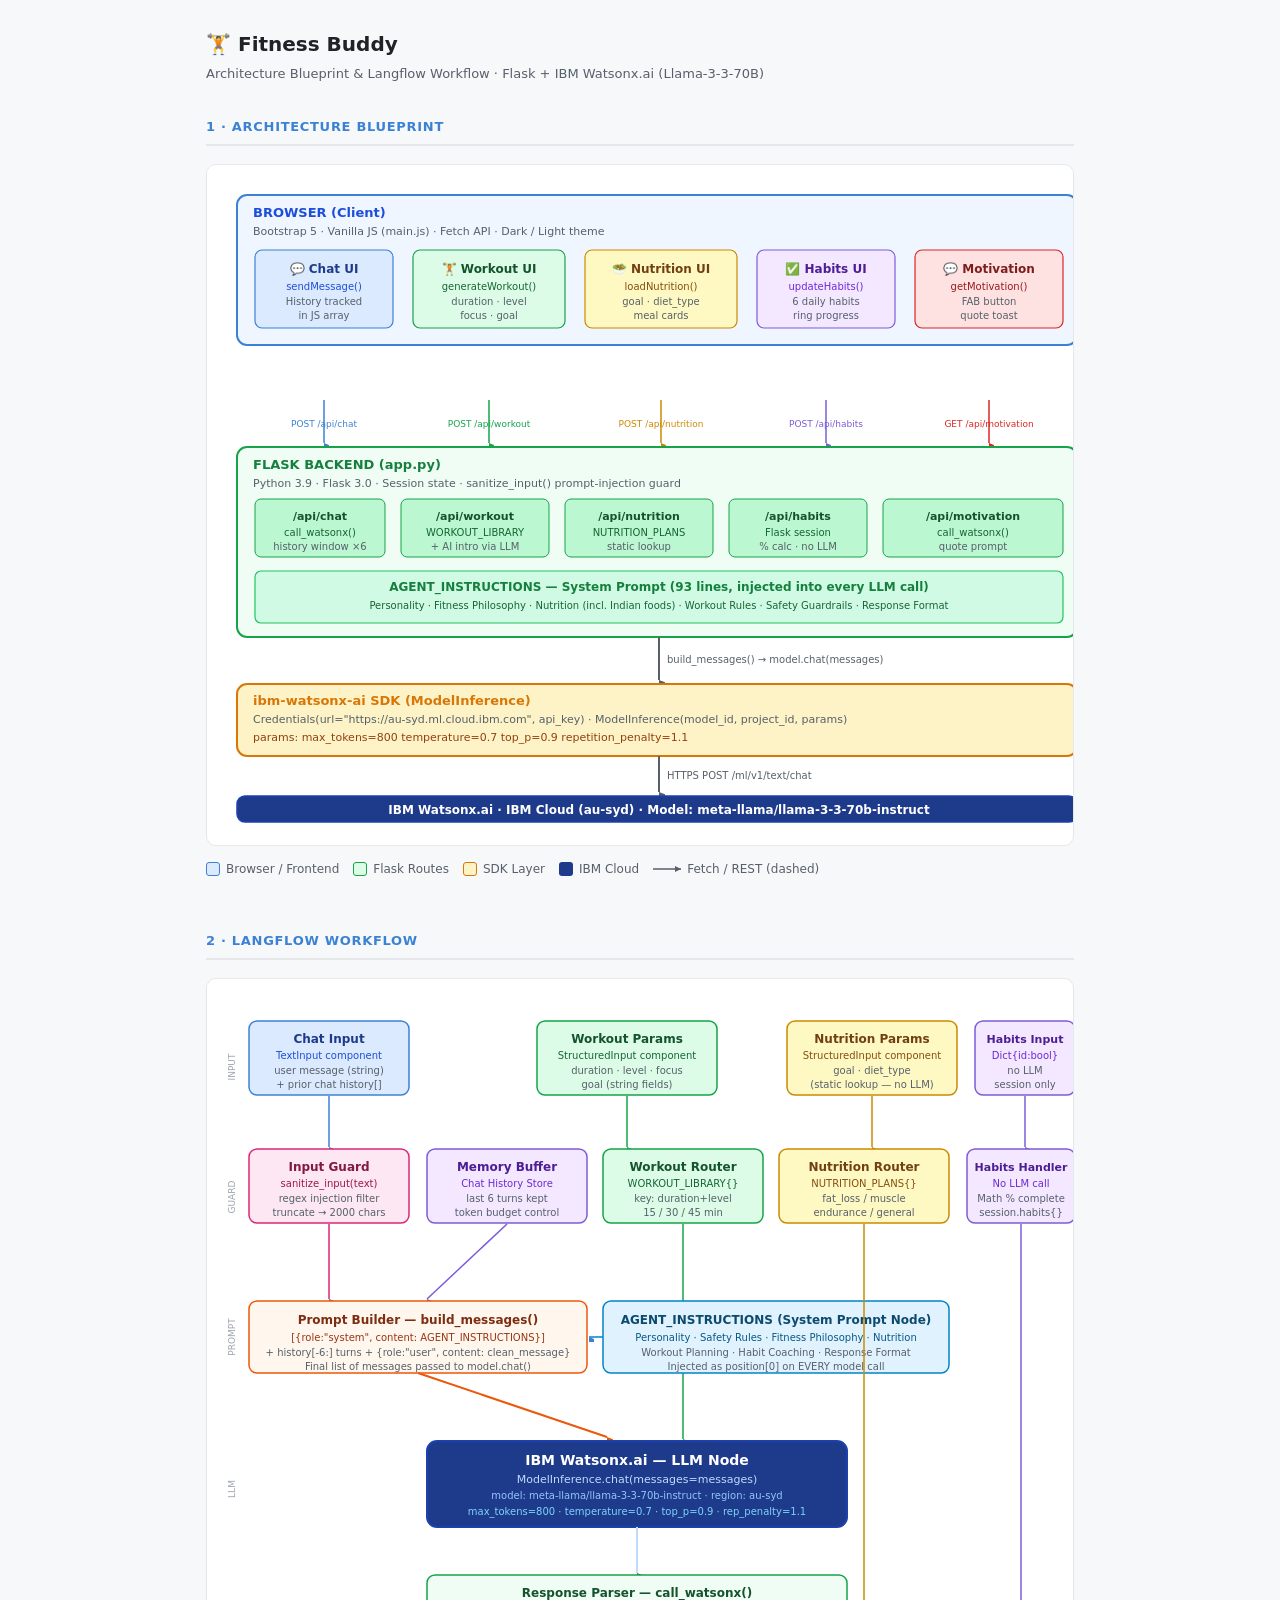
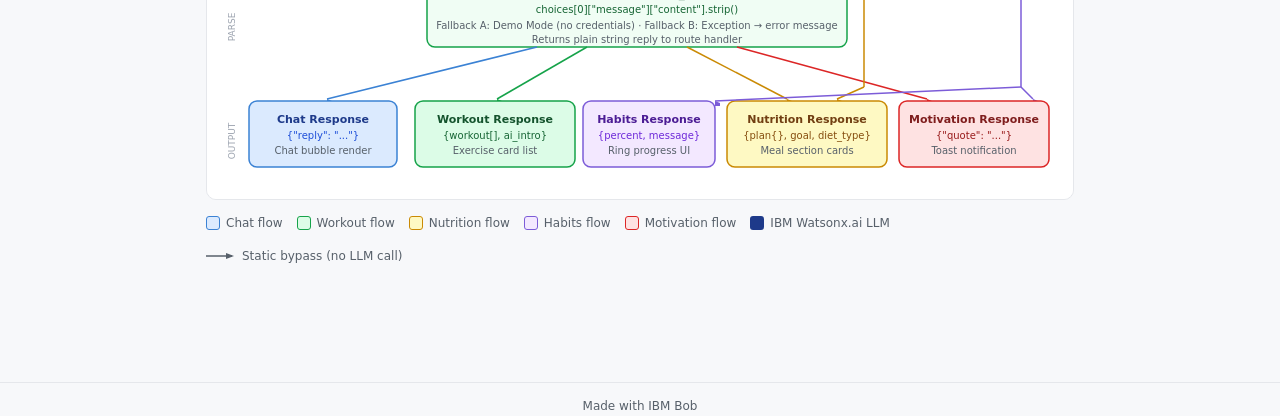
<file: fitness-buddy-architecture-blueprint-langflow-workflow.html>
<html lang="en">
<head>
<meta charset="UTF-8" />
<meta name="viewport" content="width=device-width, initial-scale=1.0" />
<title>Fitness Buddy Diagrams</title>
<style>
  *, *::before, *::after { box-sizing: border-box; margin: 0; padding: 0; }
  body {
    font-family: -apple-system, "Segoe UI", system-ui, sans-serif;
    font-size: 14px;
    line-height: 1.6;
    background: #f7f8fa;
    color: #1f2328;
  }
  .page { max-width: 900px; margin: 0 auto; padding: 28px 16px 56px; }
  h1 { font-size: 20px; font-weight: 700; margin-bottom: 4px; }
  .subtitle { color: #57606a; font-size: 13px; margin-bottom: 32px; }
  .section { margin-bottom: 52px; }
  .section-title {
    font-size: 13px; font-weight: 700; text-transform: uppercase;
    letter-spacing: .7px; color: #3b82d4;
    border-bottom: 2px solid #e5e7eb;
    padding-bottom: 6px; margin-bottom: 18px;
  }
  .card {
    background: #fff;
    border: 1px solid #e5e7eb;
    border-radius: 10px;
    padding: 20px;
    overflow-x: auto;
  }
  .legend {
    display: flex; flex-wrap: wrap; gap: 14px;
    margin-top: 14px; font-size: 12px; color: #57606a;
  }
  .legend-item { display: flex; align-items: center; gap: 6px; }
  .swatch { width: 14px; height: 14px; border-radius: 3px; flex-shrink: 0; }
  footer {
    text-align: center; font-size: 12px; color: #57606a;
    border-top: 1px solid #e5e7eb; padding-top: 14px; margin-top: 8px;
  }
</style>
</head>
<body>
<div class="page">
  <h1>🏋️ Fitness Buddy</h1>
  <p class="subtitle">Architecture Blueprint &amp; Langflow Workflow · Flask + IBM Watsonx.ai (Llama-3-3-70B)</p>

  
  <div class="section">
    <div class="section-title">1 · Architecture Blueprint</div>
    <div class="card">
      <svg width="860" height="640" xmlns="http://www.w3.org/2000/svg" font-family="-apple-system,'Segoe UI',system-ui,sans-serif">
        <defs>
          <marker id="a1">
            <path d="M0,0 L0,6 L8,3z" fill="#57606a"></path>
          </marker>
          <marker id="a-blue">
            <path d="M0,0 L0,6 L8,3z" fill="#3b82d4"></path>
          </marker>
          <marker id="a-green">
            <path d="M0,0 L0,6 L8,3z" fill="#16a34a"></path>
          </marker>
          <marker id="a-gold">
            <path d="M0,0 L0,6 L8,3z" fill="#ca8a04"></path>
          </marker>
          <marker id="a-pur">
            <path d="M0,0 L0,6 L8,3z" fill="#7c5cd8"></path>
          </marker>
          <marker id="a-red">
            <path d="M0,0 L0,6 L8,3z" fill="#dc2626"></path>
          </marker>
        </defs>

        
        <rect x="10" y="10" width="840" height="150" rx="10" fill="#eff6ff" stroke="#3b82d4" stroke-width="2"></rect>
        <text x="26" y="32" font-size="13" font-weight="700" fill="#1d4ed8">BROWSER  (Client)</text>
        <text x="26" y="50" font-size="11" fill="#57606a">Bootstrap 5 · Vanilla JS (main.js) · Fetch API · Dark / Light theme</text>

        
        <rect x="28" y="65" width="138" height="78" rx="7" fill="#dbeafe" stroke="#3b82d4" stroke-width="1.2"></rect>
        <text x="97" y="88" font-size="12" font-weight="700" fill="#1e3a8a" text-anchor="middle">💬 Chat UI</text>
        <text x="97" y="105" font-size="10" fill="#1d4ed8" text-anchor="middle">sendMessage()</text>
        <text x="97" y="120" font-size="10" fill="#57606a" text-anchor="middle">History tracked</text>
        <text x="97" y="134" font-size="10" fill="#57606a" text-anchor="middle">in JS array</text>

        
        <rect x="186" y="65" width="152" height="78" rx="7" fill="#dcfce7" stroke="#16a34a" stroke-width="1.2"></rect>
        <text x="262" y="88" font-size="12" font-weight="700" fill="#14532d" text-anchor="middle">🏋️ Workout UI</text>
        <text x="262" y="105" font-size="10" fill="#166534" text-anchor="middle">generateWorkout()</text>
        <text x="262" y="120" font-size="10" fill="#57606a" text-anchor="middle">duration · level</text>
        <text x="262" y="134" font-size="10" fill="#57606a" text-anchor="middle">focus · goal</text>

        
        <rect x="358" y="65" width="152" height="78" rx="7" fill="#fef9c3" stroke="#ca8a04" stroke-width="1.2"></rect>
        <text x="434" y="88" font-size="12" font-weight="700" fill="#713f12" text-anchor="middle">🥗 Nutrition UI</text>
        <text x="434" y="105" font-size="10" fill="#854d0e" text-anchor="middle">loadNutrition()</text>
        <text x="434" y="120" font-size="10" fill="#57606a" text-anchor="middle">goal · diet_type</text>
        <text x="434" y="134" font-size="10" fill="#57606a" text-anchor="middle">meal cards</text>

        
        <rect x="530" y="65" width="138" height="78" rx="7" fill="#f3e8ff" stroke="#7c5cd8" stroke-width="1.2"></rect>
        <text x="599" y="88" font-size="12" font-weight="700" fill="#4c1d95" text-anchor="middle">✅ Habits UI</text>
        <text x="599" y="105" font-size="10" fill="#6d28d9" text-anchor="middle">updateHabits()</text>
        <text x="599" y="120" font-size="10" fill="#57606a" text-anchor="middle">6 daily habits</text>
        <text x="599" y="134" font-size="10" fill="#57606a" text-anchor="middle">ring progress</text>

        
        <rect x="688" y="65" width="148" height="78" rx="7" fill="#fee2e2" stroke="#dc2626" stroke-width="1.2"></rect>
        <text x="762" y="88" font-size="12" font-weight="700" fill="#7f1d1d" text-anchor="middle">💬 Motivation</text>
        <text x="762" y="105" font-size="10" fill="#991b1b" text-anchor="middle">getMotivation()</text>
        <text x="762" y="120" font-size="10" fill="#57606a" text-anchor="middle">FAB button</text>
        <text x="762" y="134" font-size="10" fill="#57606a" text-anchor="middle">quote toast</text>

        
        <line x1="97" y1="215" x2="97" y2="258" stroke="#3b82d4" stroke-width="1.5" marker-end="url(#a-blue)"></line>
        <line x1="262" y1="215" x2="262" y2="258" stroke="#16a34a" stroke-width="1.5" marker-end="url(#a-green)"></line>
        <line x1="434" y1="215" x2="434" y2="258" stroke="#ca8a04" stroke-width="1.5" marker-end="url(#a-gold)"></line>
        <line x1="599" y1="215" x2="599" y2="258" stroke="#7c5cd8" stroke-width="1.5" marker-end="url(#a-pur)"></line>
        <line x1="762" y1="215" x2="762" y2="258" stroke="#dc2626" stroke-width="1.5" marker-end="url(#a-red)"></line>

        <text x="97" y="242" font-size="9" fill="#3b82d4" text-anchor="middle">POST /api/chat</text>
        <text x="262" y="242" font-size="9" fill="#16a34a" text-anchor="middle">POST /api/workout</text>
        <text x="434" y="242" font-size="9" fill="#ca8a04" text-anchor="middle">POST /api/nutrition</text>
        <text x="599" y="242" font-size="9" fill="#7c5cd8" text-anchor="middle">POST /api/habits</text>
        <text x="762" y="242" font-size="9" fill="#dc2626" text-anchor="middle">GET /api/motivation</text>

        
        <rect x="10" y="262" width="840" height="190" rx="10" fill="#f0fdf4" stroke="#16a34a" stroke-width="2"></rect>
        <text x="26" y="284" font-size="13" font-weight="700" fill="#15803d">FLASK BACKEND  (app.py)</text>
        <text x="26" y="302" font-size="11" fill="#57606a">Python 3.9 · Flask 3.0 · Session state · sanitize_input() prompt-injection guard</text>

        
        <rect x="28" y="314" width="130" height="58" rx="6" fill="#bbf7d0" stroke="#16a34a" stroke-width="1"></rect>
        <text x="93" y="335" font-size="11" font-weight="700" fill="#14532d" text-anchor="middle">/api/chat</text>
        <text x="93" y="351" font-size="10" fill="#166534" text-anchor="middle">call_watsonx()</text>
        <text x="93" y="365" font-size="10" fill="#57606a" text-anchor="middle">history window ×6</text>

        <rect x="174" y="314" width="148" height="58" rx="6" fill="#bbf7d0" stroke="#16a34a" stroke-width="1"></rect>
        <text x="248" y="335" font-size="11" font-weight="700" fill="#14532d" text-anchor="middle">/api/workout</text>
        <text x="248" y="351" font-size="10" fill="#166534" text-anchor="middle">WORKOUT_LIBRARY</text>
        <text x="248" y="365" font-size="10" fill="#57606a" text-anchor="middle">+ AI intro via LLM</text>

        <rect x="338" y="314" width="148" height="58" rx="6" fill="#bbf7d0" stroke="#16a34a" stroke-width="1"></rect>
        <text x="412" y="335" font-size="11" font-weight="700" fill="#14532d" text-anchor="middle">/api/nutrition</text>
        <text x="412" y="351" font-size="10" fill="#166534" text-anchor="middle">NUTRITION_PLANS</text>
        <text x="412" y="365" font-size="10" fill="#57606a" text-anchor="middle">static lookup</text>

        <rect x="502" y="314" width="138" height="58" rx="6" fill="#bbf7d0" stroke="#16a34a" stroke-width="1"></rect>
        <text x="571" y="335" font-size="11" font-weight="700" fill="#14532d" text-anchor="middle">/api/habits</text>
        <text x="571" y="351" font-size="10" fill="#166534" text-anchor="middle">Flask session</text>
        <text x="571" y="365" font-size="10" fill="#57606a" text-anchor="middle">% calc · no LLM</text>

        <rect x="656" y="314" width="180" height="58" rx="6" fill="#bbf7d0" stroke="#16a34a" stroke-width="1"></rect>
        <text x="746" y="335" font-size="11" font-weight="700" fill="#14532d" text-anchor="middle">/api/motivation</text>
        <text x="746" y="351" font-size="10" fill="#166534" text-anchor="middle">call_watsonx()</text>
        <text x="746" y="365" font-size="10" fill="#57606a" text-anchor="middle">quote prompt</text>

        
        <rect x="28" y="386" width="808" height="52" rx="6" fill="#d1fae5" stroke="#22c55e" stroke-width="1.2"></rect>
        <text x="432" y="406" font-size="12" font-weight="700" fill="#15803d" text-anchor="middle">AGENT_INSTRUCTIONS — System Prompt (93 lines, injected into every LLM call)</text>
        <text x="432" y="424" font-size="10" fill="#166534" text-anchor="middle">Personality · Fitness Philosophy · Nutrition (incl. Indian foods) · Workout Rules · Safety Guardrails · Response Format</text>

        
        <line x1="432" y1="452" x2="432" y2="495" stroke="#57606a" stroke-width="2" marker-end="url(#a1)"></line>
        <text x="440" y="478" font-size="10" fill="#57606a">build_messages() → model.chat(messages)</text>

        
        <rect x="10" y="499" width="840" height="72" rx="10" fill="#fef3c7" stroke="#d97706" stroke-width="2"></rect>
        <text x="26" y="520" font-size="13" font-weight="700" fill="#d97706">ibm-watsonx-ai SDK  (ModelInference)</text>
        <text x="26" y="538" font-size="11" fill="#57606a">Credentials(url="https://au-syd.ml.cloud.ibm.com", api_key)  ·  ModelInference(model_id, project_id, params)</text>
        <text x="26" y="556" font-size="11" fill="#92400e">params: max_tokens=800  temperature=0.7  top_p=0.9  repetition_penalty=1.1</text>

        
        <line x1="432" y1="571" x2="432" y2="607" stroke="#57606a" stroke-width="2" marker-end="url(#a1)"></line>
        <text x="440" y="594" font-size="10" fill="#57606a">HTTPS  POST /ml/v1/text/chat</text>

        
        <rect x="10" y="611" width="840" height="26" rx="8" fill="#1e3a8a" stroke="#1e40af" stroke-width="1.5"></rect>
        <text x="432" y="629" font-size="12" font-weight="700" fill="#ffffff" text-anchor="middle">IBM Watsonx.ai  ·  IBM Cloud (au-syd)  ·  Model: meta-llama/llama-3-3-70b-instruct</text>
      </svg>
    </div>

    <div class="legend">
      <div class="legend-item"><div class="swatch" style="background:#dbeafe;border:1px solid #3b82d4"></div>Browser / Frontend</div>
      <div class="legend-item"><div class="swatch" style="background:#dcfce7;border:1px solid #16a34a"></div>Flask Routes</div>
      <div class="legend-item"><div class="swatch" style="background:#fef3c7;border:1px solid #d97706"></div>SDK Layer</div>
      <div class="legend-item"><div class="swatch" style="background:#1e3a8a"></div>IBM Cloud</div>
      <div class="legend-item">
        <svg width="28" height="12" style="flex-shrink:0"><line x1="0" y1="6" x2="28" y2="6" stroke="#57606a" stroke-width="1.5"></line><polygon points="22,3 28,6 22,9" fill="#57606a"></polygon></svg>
        Fetch / REST (dashed)
      </div>
    </div>
  </div>


  
  <div class="section">
    <div class="section-title">2 · Langflow Workflow</div>
    <div class="card">
      <svg width="860" height="780" xmlns="http://www.w3.org/2000/svg" font-family="-apple-system,'Segoe UI',system-ui,sans-serif">
        <defs>
          <marker id="lf1"><path d="M0,0 L0,6 L8,3z" fill="#57606a"></path></marker>
          <marker id="lf-b"><path d="M0,0 L0,6 L8,3z" fill="#3b82d4"></path></marker>
          <marker id="lf-g"><path d="M0,0 L0,6 L8,3z" fill="#16a34a"></path></marker>
          <marker id="lf-o"><path d="M0,0 L0,6 L8,3z" fill="#ca8a04"></path></marker>
          <marker id="lf-pu"><path d="M0,0 L0,6 L8,3z" fill="#7c5cd8"></path></marker>
          <marker id="lf-r"><path d="M0,0 L0,6 L8,3z" fill="#dc2626"></path></marker>
          <marker id="lf-or"><path d="M0,0 L0,6 L8,3z" fill="#ea580c"></path></marker>
        </defs>

        
        <text x="8" y="68" font-size="9" fill="#9ca3af" text-anchor="middle" transform="rotate(-90,8,68)">INPUT</text>
        <text x="8" y="198" font-size="9" fill="#9ca3af" text-anchor="middle" transform="rotate(-90,8,198)">GUARD</text>
        <text x="8" y="338" font-size="9" fill="#9ca3af" text-anchor="middle" transform="rotate(-90,8,338)">PROMPT</text>
        <text x="8" y="490" font-size="9" fill="#9ca3af" text-anchor="middle" transform="rotate(-90,8,490)">LLM</text>
        <text x="8" y="628" font-size="9" fill="#9ca3af" text-anchor="middle" transform="rotate(-90,8,628)">PARSE</text>
        <text x="8" y="742" font-size="9" fill="#9ca3af" text-anchor="middle" transform="rotate(-90,8,742)">OUTPUT</text>

        
        
        <rect x="22" y="22" width="160" height="74" rx="8" fill="#dbeafe" stroke="#3b82d4" stroke-width="1.5"></rect>
        <text x="102" y="44" font-size="12" font-weight="700" fill="#1e3a8a" text-anchor="middle">Chat Input</text>
        <text x="102" y="60" font-size="10" fill="#1d4ed8" text-anchor="middle">TextInput component</text>
        <text x="102" y="75" font-size="10" fill="#57606a" text-anchor="middle">user message (string)</text>
        <text x="102" y="89" font-size="10" fill="#57606a" text-anchor="middle">+ prior chat history[]</text>

        
        <rect x="310" y="22" width="180" height="74" rx="8" fill="#dcfce7" stroke="#16a34a" stroke-width="1.5"></rect>
        <text x="400" y="44" font-size="12" font-weight="700" fill="#14532d" text-anchor="middle">Workout Params</text>
        <text x="400" y="60" font-size="10" fill="#166534" text-anchor="middle">StructuredInput component</text>
        <text x="400" y="75" font-size="10" fill="#57606a" text-anchor="middle">duration · level · focus</text>
        <text x="400" y="89" font-size="10" fill="#57606a" text-anchor="middle">goal (string fields)</text>

        
        <rect x="560" y="22" width="170" height="74" rx="8" fill="#fef9c3" stroke="#ca8a04" stroke-width="1.5"></rect>
        <text x="645" y="44" font-size="12" font-weight="700" fill="#713f12" text-anchor="middle">Nutrition Params</text>
        <text x="645" y="60" font-size="10" fill="#854d0e" text-anchor="middle">StructuredInput component</text>
        <text x="645" y="75" font-size="10" fill="#57606a" text-anchor="middle">goal · diet_type</text>
        <text x="645" y="89" font-size="10" fill="#57606a" text-anchor="middle">(static lookup — no LLM)</text>

        
        <rect x="748" y="22" width="100" height="74" rx="8" fill="#f3e8ff" stroke="#7c5cd8" stroke-width="1.5"></rect>
        <text x="798" y="44" font-size="11" font-weight="700" fill="#4c1d95" text-anchor="middle">Habits Input</text>
        <text x="798" y="60" font-size="10" fill="#6d28d9" text-anchor="middle">Dict{id:bool}</text>
        <text x="798" y="75" font-size="10" fill="#57606a" text-anchor="middle">no LLM</text>
        <text x="798" y="89" font-size="10" fill="#57606a" text-anchor="middle">session only</text>

        
        <line x1="102" y1="97" x2="102" y2="148" stroke="#3b82d4" stroke-width="1.5" marker-end="url(#lf-b)"></line>
        <line x1="400" y1="97" x2="400" y2="148" stroke="#16a34a" stroke-width="1.5" marker-end="url(#lf-g)"></line>
        <line x1="645" y1="97" x2="645" y2="148" stroke="#ca8a04" stroke-width="1.5" marker-end="url(#lf-o)"></line>
        <line x1="798" y1="97" x2="798" y2="148" stroke="#7c5cd8" stroke-width="1.5" marker-end="url(#lf-pu)"></line>

        
        
        <rect x="22" y="150" width="160" height="74" rx="8" fill="#fce7f3" stroke="#db2777" stroke-width="1.5"></rect>
        <text x="102" y="172" font-size="12" font-weight="700" fill="#831843" text-anchor="middle">Input Guard</text>
        <text x="102" y="188" font-size="10" fill="#9d174d" text-anchor="middle">sanitize_input(text)</text>
        <text x="102" y="203" font-size="10" fill="#57606a" text-anchor="middle">regex injection filter</text>
        <text x="102" y="217" font-size="10" fill="#57606a" text-anchor="middle">truncate → 2000 chars</text>

        
        <rect x="200" y="150" width="160" height="74" rx="8" fill="#f3e8ff" stroke="#7c5cd8" stroke-width="1.5"></rect>
        <text x="280" y="172" font-size="12" font-weight="700" fill="#4c1d95" text-anchor="middle">Memory Buffer</text>
        <text x="280" y="188" font-size="10" fill="#6d28d9" text-anchor="middle">Chat History Store</text>
        <text x="280" y="203" font-size="10" fill="#57606a" text-anchor="middle">last 6 turns kept</text>
        <text x="280" y="217" font-size="10" fill="#57606a" text-anchor="middle">token budget control</text>

        
        <rect x="376" y="150" width="160" height="74" rx="8" fill="#dcfce7" stroke="#16a34a" stroke-width="1.5"></rect>
        <text x="456" y="172" font-size="12" font-weight="700" fill="#14532d" text-anchor="middle">Workout Router</text>
        <text x="456" y="188" font-size="10" fill="#166534" text-anchor="middle">WORKOUT_LIBRARY{}</text>
        <text x="456" y="203" font-size="10" fill="#57606a" text-anchor="middle">key: duration+level</text>
        <text x="456" y="217" font-size="10" fill="#57606a" text-anchor="middle">15 / 30 / 45 min</text>

        
        <rect x="552" y="150" width="170" height="74" rx="8" fill="#fef9c3" stroke="#ca8a04" stroke-width="1.5"></rect>
        <text x="637" y="172" font-size="12" font-weight="700" fill="#713f12" text-anchor="middle">Nutrition Router</text>
        <text x="637" y="188" font-size="10" fill="#854d0e" text-anchor="middle">NUTRITION_PLANS{}</text>
        <text x="637" y="203" font-size="10" fill="#57606a" text-anchor="middle">fat_loss / muscle</text>
        <text x="637" y="217" font-size="10" fill="#57606a" text-anchor="middle">endurance / general</text>

        
        <rect x="740" y="150" width="108" height="74" rx="8" fill="#f3e8ff" stroke="#7c5cd8" stroke-width="1.5"></rect>
        <text x="794" y="172" font-size="11" font-weight="700" fill="#4c1d95" text-anchor="middle">Habits Handler</text>
        <text x="794" y="188" font-size="10" fill="#6d28d9" text-anchor="middle">No LLM call</text>
        <text x="794" y="203" font-size="10" fill="#57606a" text-anchor="middle">Math % complete</text>
        <text x="794" y="217" font-size="10" fill="#57606a" text-anchor="middle">session.habits{}</text>

        
        <line x1="102" y1="225" x2="102" y2="300" stroke="#db2777" stroke-width="1.5" marker-end="url(#lf1)"></line>
        <line x1="280" y1="225" x2="200" y2="300" stroke="#7c5cd8" stroke-width="1.5" marker-end="url(#lf-pu)"></line>
        
        <line x1="456" y1="225" x2="456" y2="440" stroke="#16a34a" stroke-width="1.5" marker-end="url(#lf-g)"></line>

        
        
        <rect x="22" y="302" width="338" height="72" rx="8" fill="#fff7ed" stroke="#ea580c" stroke-width="1.5"></rect>
        <text x="191" y="325" font-size="12" font-weight="700" fill="#7c2d12" text-anchor="middle">Prompt Builder  — build_messages()</text>
        <text x="191" y="342" font-size="10" fill="#9a3412" text-anchor="middle">[{role:"system", content: AGENT_INSTRUCTIONS}]</text>
        <text x="191" y="357" font-size="10" fill="#57606a" text-anchor="middle">+ history[-6:] turns  +  {role:"user", content: clean_message}</text>
        <text x="191" y="371" font-size="10" fill="#57606a" text-anchor="middle">Final list of messages passed to model.chat()</text>

        
        <rect x="376" y="302" width="346" height="72" rx="8" fill="#e0f2fe" stroke="#0284c7" stroke-width="1.5"></rect>
        <text x="549" y="325" font-size="12" font-weight="700" fill="#0c4a6e" text-anchor="middle">AGENT_INSTRUCTIONS  (System Prompt Node)</text>
        <text x="549" y="342" font-size="10" fill="#075985" text-anchor="middle">Personality · Safety Rules · Fitness Philosophy · Nutrition</text>
        <text x="549" y="357" font-size="10" fill="#57606a" text-anchor="middle">Workout Planning · Habit Coaching · Response Format</text>
        <text x="549" y="371" font-size="10" fill="#57606a" text-anchor="middle">Injected as position[0] on EVERY model call</text>

        
        <line x1="376" y1="338" x2="362" y2="338" stroke="#0284c7" stroke-width="1.5" marker-end="url(#lf-b)"></line>

        
        <line x1="191" y1="374" x2="380" y2="438" stroke="#ea580c" stroke-width="2" marker-end="url(#lf-or)"></line>

        
        <rect x="200" y="442" width="420" height="86" rx="10" fill="#1e3a8a" stroke="#1e40af" stroke-width="2"></rect>
        <text x="410" y="466" font-size="14" font-weight="700" fill="#ffffff" text-anchor="middle">IBM Watsonx.ai — LLM Node</text>
        <text x="410" y="484" font-size="11" fill="#bfdbfe" text-anchor="middle">ModelInference.chat(messages=messages)</text>
        <text x="410" y="500" font-size="10" fill="#93c5fd" text-anchor="middle">model: meta-llama/llama-3-3-70b-instruct  ·  region: au-syd</text>
        <text x="410" y="516" font-size="10" fill="#7dd3fc" text-anchor="middle">max_tokens=800  ·  temperature=0.7  ·  top_p=0.9  ·  rep_penalty=1.1</text>

        
        <line x1="410" y1="528" x2="410" y2="574" stroke="#bfdbfe" stroke-width="2" marker-end="url(#lf1)"></line>

        
        <rect x="200" y="576" width="420" height="72" rx="8" fill="#f0fdf4" stroke="#16a34a" stroke-width="1.5"></rect>
        <text x="410" y="598" font-size="12" font-weight="700" fill="#14532d" text-anchor="middle">Response Parser  —  call_watsonx()</text>
        <text x="410" y="614" font-size="10" fill="#166534" text-anchor="middle">choices[0]["message"]["content"].strip()</text>
        <text x="410" y="630" font-size="10" fill="#57606a" text-anchor="middle">Fallback A: Demo Mode (no credentials)  ·  Fallback B: Exception → error message</text>
        <text x="410" y="644" font-size="10" fill="#57606a" text-anchor="middle">Returns plain string reply to route handler</text>

        
        <line x1="310" y1="648" x2="100" y2="700" stroke="#3b82d4" stroke-width="1.5" marker-end="url(#lf-b)"></line>
        <line x1="360" y1="648" x2="270" y2="700" stroke="#16a34a" stroke-width="1.5" marker-end="url(#lf-g)"></line>
        <line x1="460" y1="648" x2="560" y2="700" stroke="#ca8a04" stroke-width="1.5" marker-end="url(#lf-o)"></line>
        <line x1="510" y1="648" x2="700" y2="700" stroke="#dc2626" stroke-width="1.5" marker-end="url(#lf-r)"></line>

        
        <line x1="637" y1="225" x2="637" y2="688" stroke="#ca8a04" stroke-width="1.5"></line>
        <line x1="637" y1="688" x2="610" y2="700" stroke="#ca8a04" stroke-width="1.5" marker-end="url(#lf-o)"></line>

        
        <line x1="794" y1="225" x2="794" y2="688" stroke="#7c5cd8" stroke-width="1.5"></line>
        <line x1="794" y1="688" x2="806" y2="700" stroke="#7c5cd8" stroke-width="1.5" marker-end="url(#lf-pu)"></line>

        
        
        <rect x="22" y="702" width="148" height="66" rx="8" fill="#dbeafe" stroke="#3b82d4" stroke-width="1.5"></rect>
        <text x="96" y="724" font-size="11" font-weight="700" fill="#1e3a8a" text-anchor="middle">Chat Response</text>
        <text x="96" y="740" font-size="10" fill="#1d4ed8" text-anchor="middle">{"reply": "..."}</text>
        <text x="96" y="755" font-size="10" fill="#57606a" text-anchor="middle">Chat bubble render</text>

        
        <rect x="188" y="702" width="160" height="66" rx="8" fill="#dcfce7" stroke="#16a34a" stroke-width="1.5"></rect>
        <text x="268" y="724" font-size="11" font-weight="700" fill="#14532d" text-anchor="middle">Workout Response</text>
        <text x="268" y="740" font-size="10" fill="#166534" text-anchor="middle">{workout[], ai_intro}</text>
        <text x="268" y="755" font-size="10" fill="#57606a" text-anchor="middle">Exercise card list</text>

        
        <rect x="500" y="702" width="160" height="66" rx="8" fill="#fef9c3" stroke="#ca8a04" stroke-width="1.5"></rect>
        <text x="580" y="724" font-size="11" font-weight="700" fill="#713f12" text-anchor="middle">Nutrition Response</text>
        <text x="580" y="740" font-size="10" fill="#854d0e" text-anchor="middle">{plan{}, goal, diet_type}</text>
        <text x="580" y="755" font-size="10" fill="#57606a" text-anchor="middle">Meal section cards</text>

        
        <rect x="672" y="702" width="150" height="66" rx="8" fill="#fee2e2" stroke="#dc2626" stroke-width="1.5"></rect>
        <text x="747" y="724" font-size="11" font-weight="700" fill="#7f1d1d" text-anchor="middle">Motivation Response</text>
        <text x="747" y="740" font-size="10" fill="#991b1b" text-anchor="middle">{"quote": "..."}</text>
        <text x="747" y="755" font-size="10" fill="#57606a" text-anchor="middle">Toast notification</text>

        
        <rect x="356" y="702" width="132" height="66" rx="8" fill="#f3e8ff" stroke="#7c5cd8" stroke-width="1.5"></rect>
        <text x="422" y="724" font-size="11" font-weight="700" fill="#4c1d95" text-anchor="middle">Habits Response</text>
        <text x="422" y="740" font-size="10" fill="#6d28d9" text-anchor="middle">{percent, message}</text>
        <text x="422" y="755" font-size="10" fill="#57606a" text-anchor="middle">Ring progress UI</text>

        
        <line x1="794" y1="688" x2="488" y2="702" stroke="#7c5cd8" stroke-width="1.5" marker-end="url(#lf-pu)"></line>

      </svg>
    </div>

    <div class="legend">
      <div class="legend-item"><div class="swatch" style="background:#dbeafe;border:1px solid #3b82d4"></div>Chat flow</div>
      <div class="legend-item"><div class="swatch" style="background:#dcfce7;border:1px solid #16a34a"></div>Workout flow</div>
      <div class="legend-item"><div class="swatch" style="background:#fef9c3;border:1px solid #ca8a04"></div>Nutrition flow</div>
      <div class="legend-item"><div class="swatch" style="background:#f3e8ff;border:1px solid #7c5cd8"></div>Habits flow</div>
      <div class="legend-item"><div class="swatch" style="background:#fee2e2;border:1px solid #dc2626"></div>Motivation flow</div>
      <div class="legend-item"><div class="swatch" style="background:#1e3a8a"></div>IBM Watsonx.ai LLM</div>
      <div class="legend-item">
        <svg width="30" height="12" style="flex-shrink:0"><line x1="0" y1="6" x2="26" y2="6" stroke="#57606a" stroke-width="1.5"></line><polygon points="20,3 28,6 20,9" fill="#57606a"></polygon></svg>
        Static bypass (no LLM call)
      </div>
    </div>
  </div>

</div>
<footer>Made with IBM Bob</footer>
</body>
</html>
</file>
